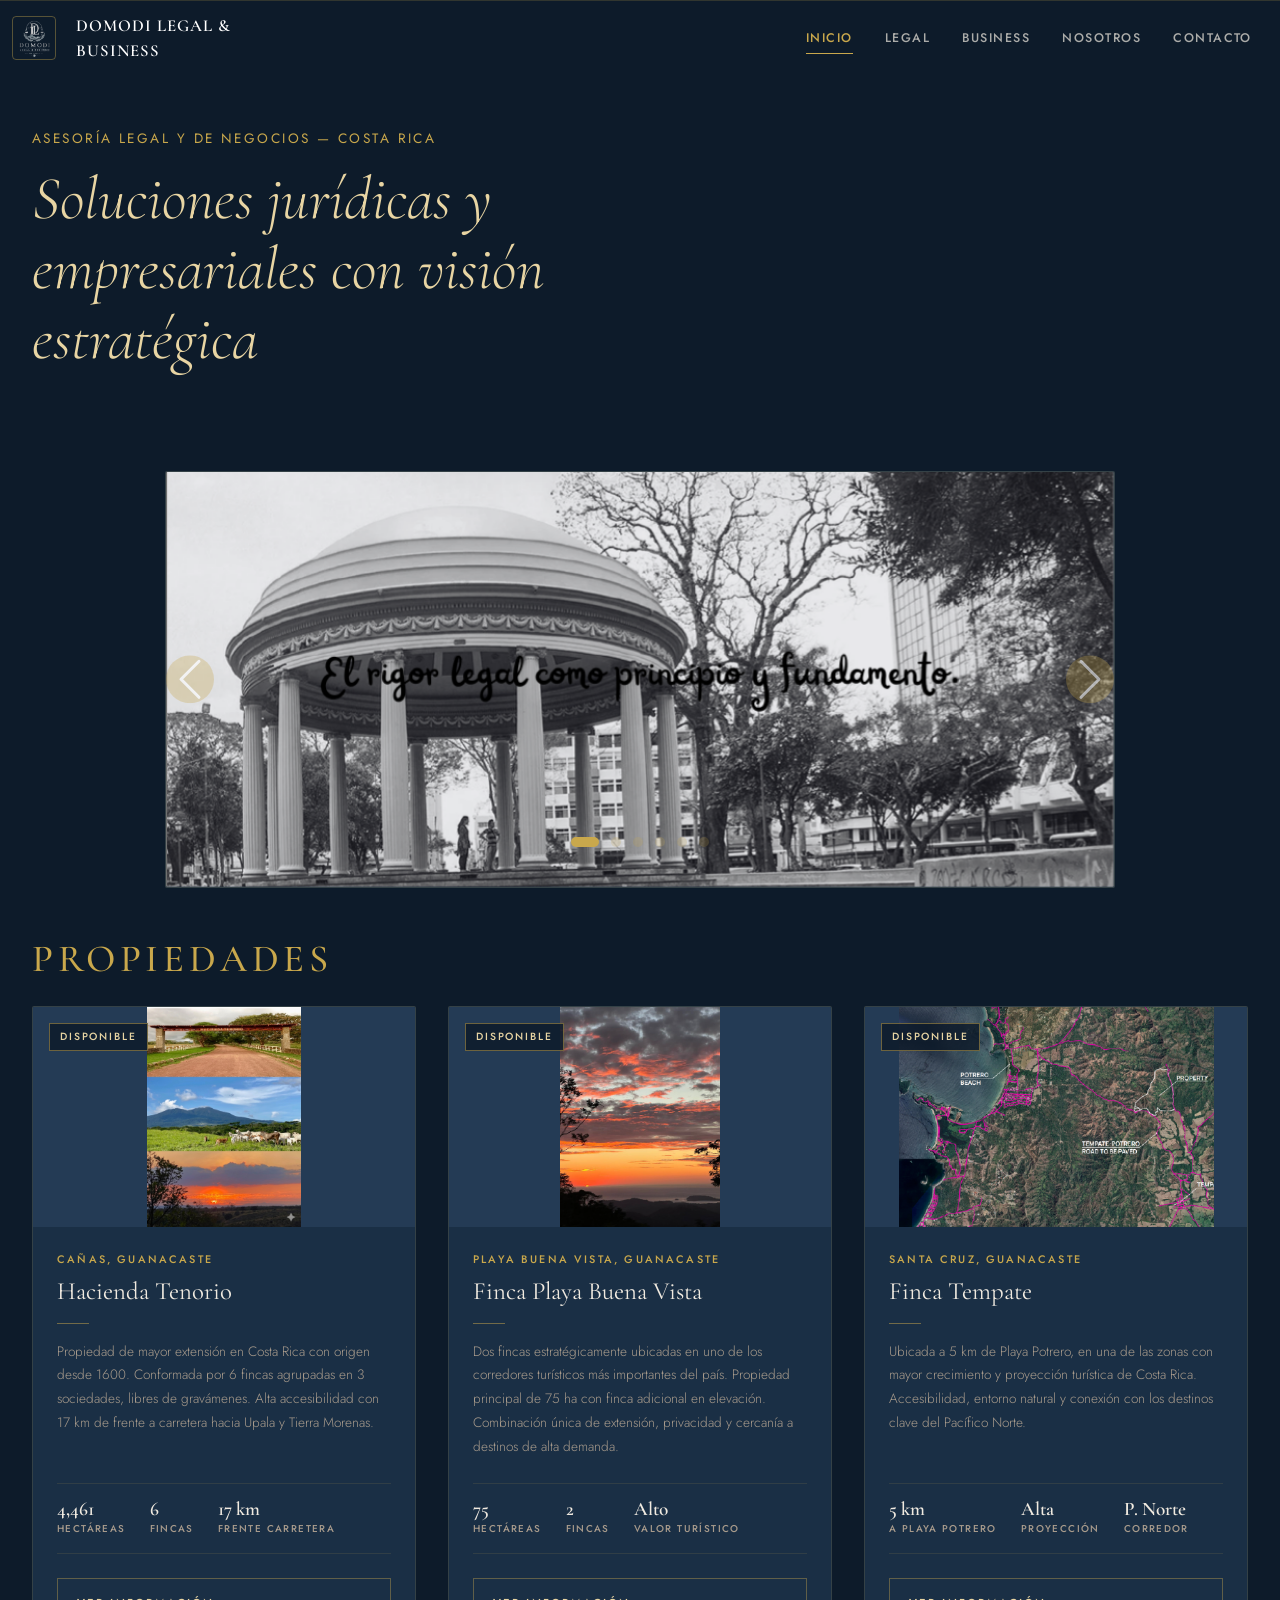
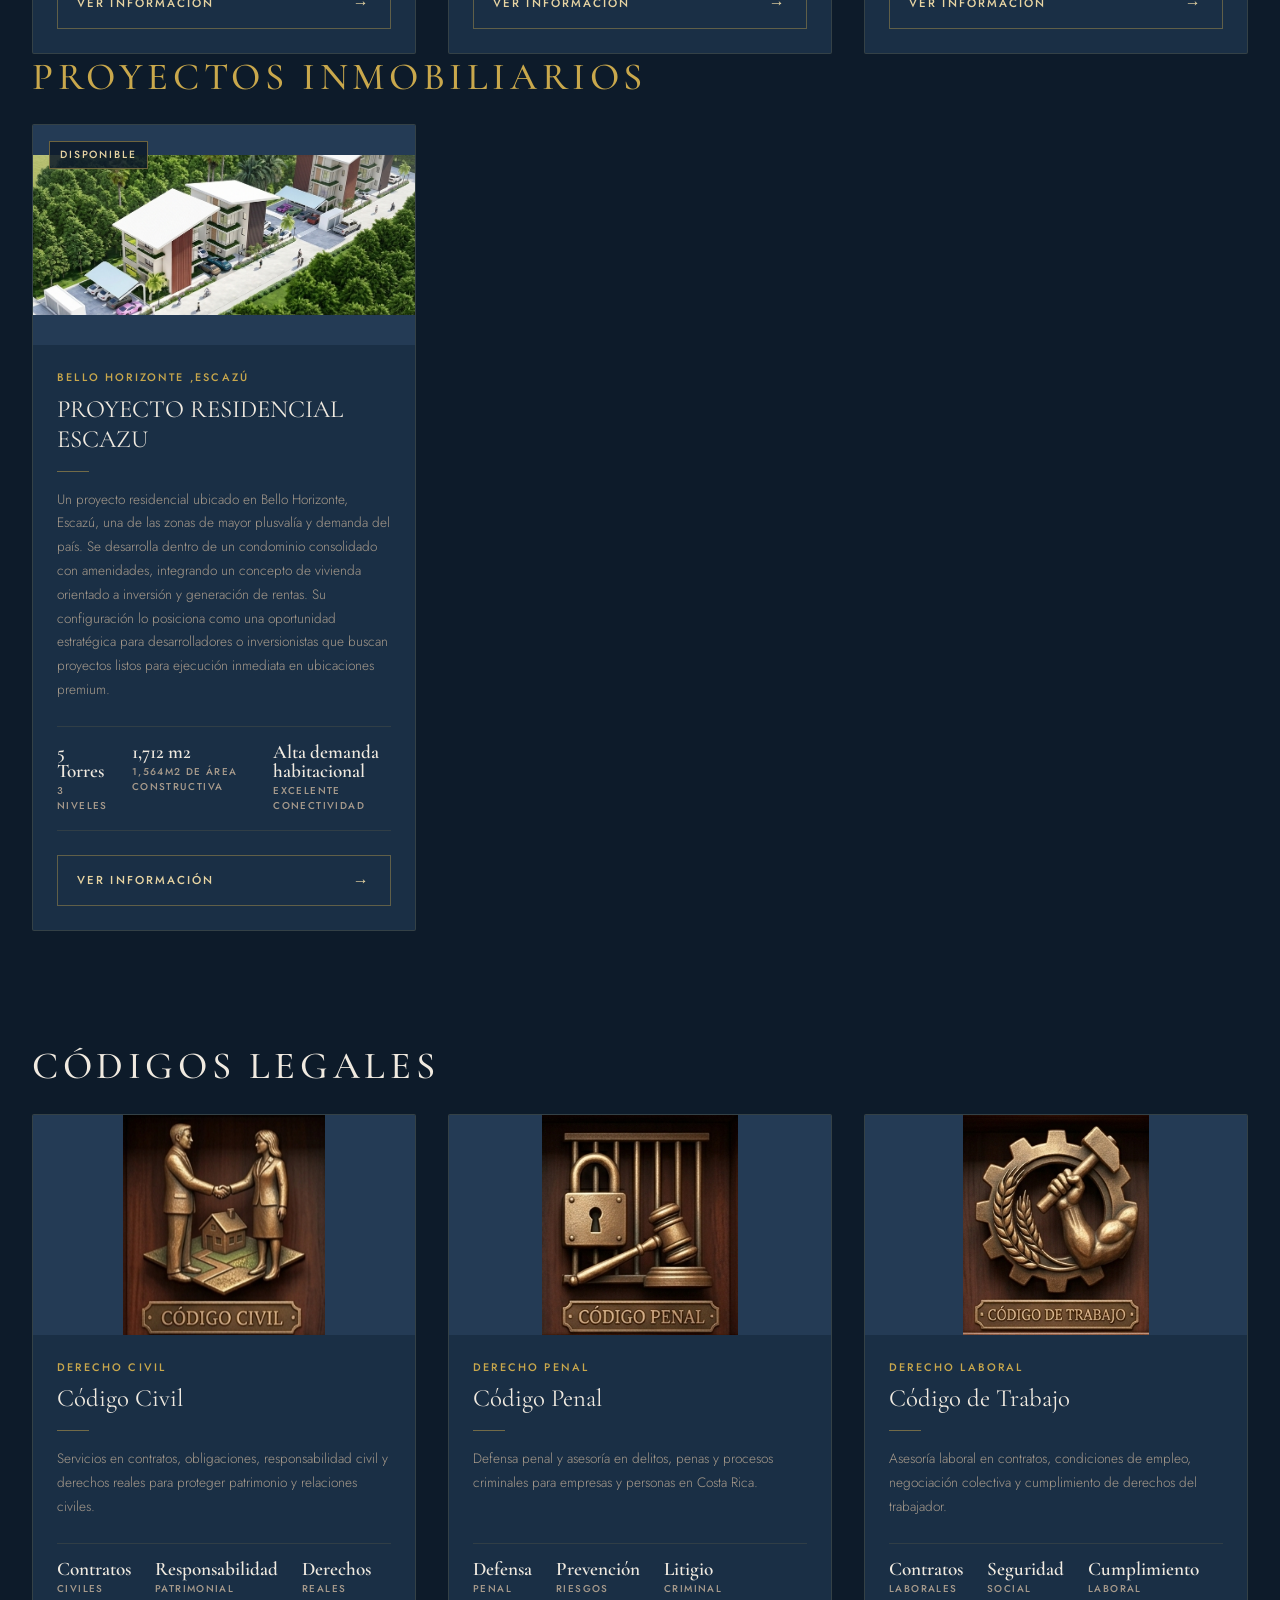
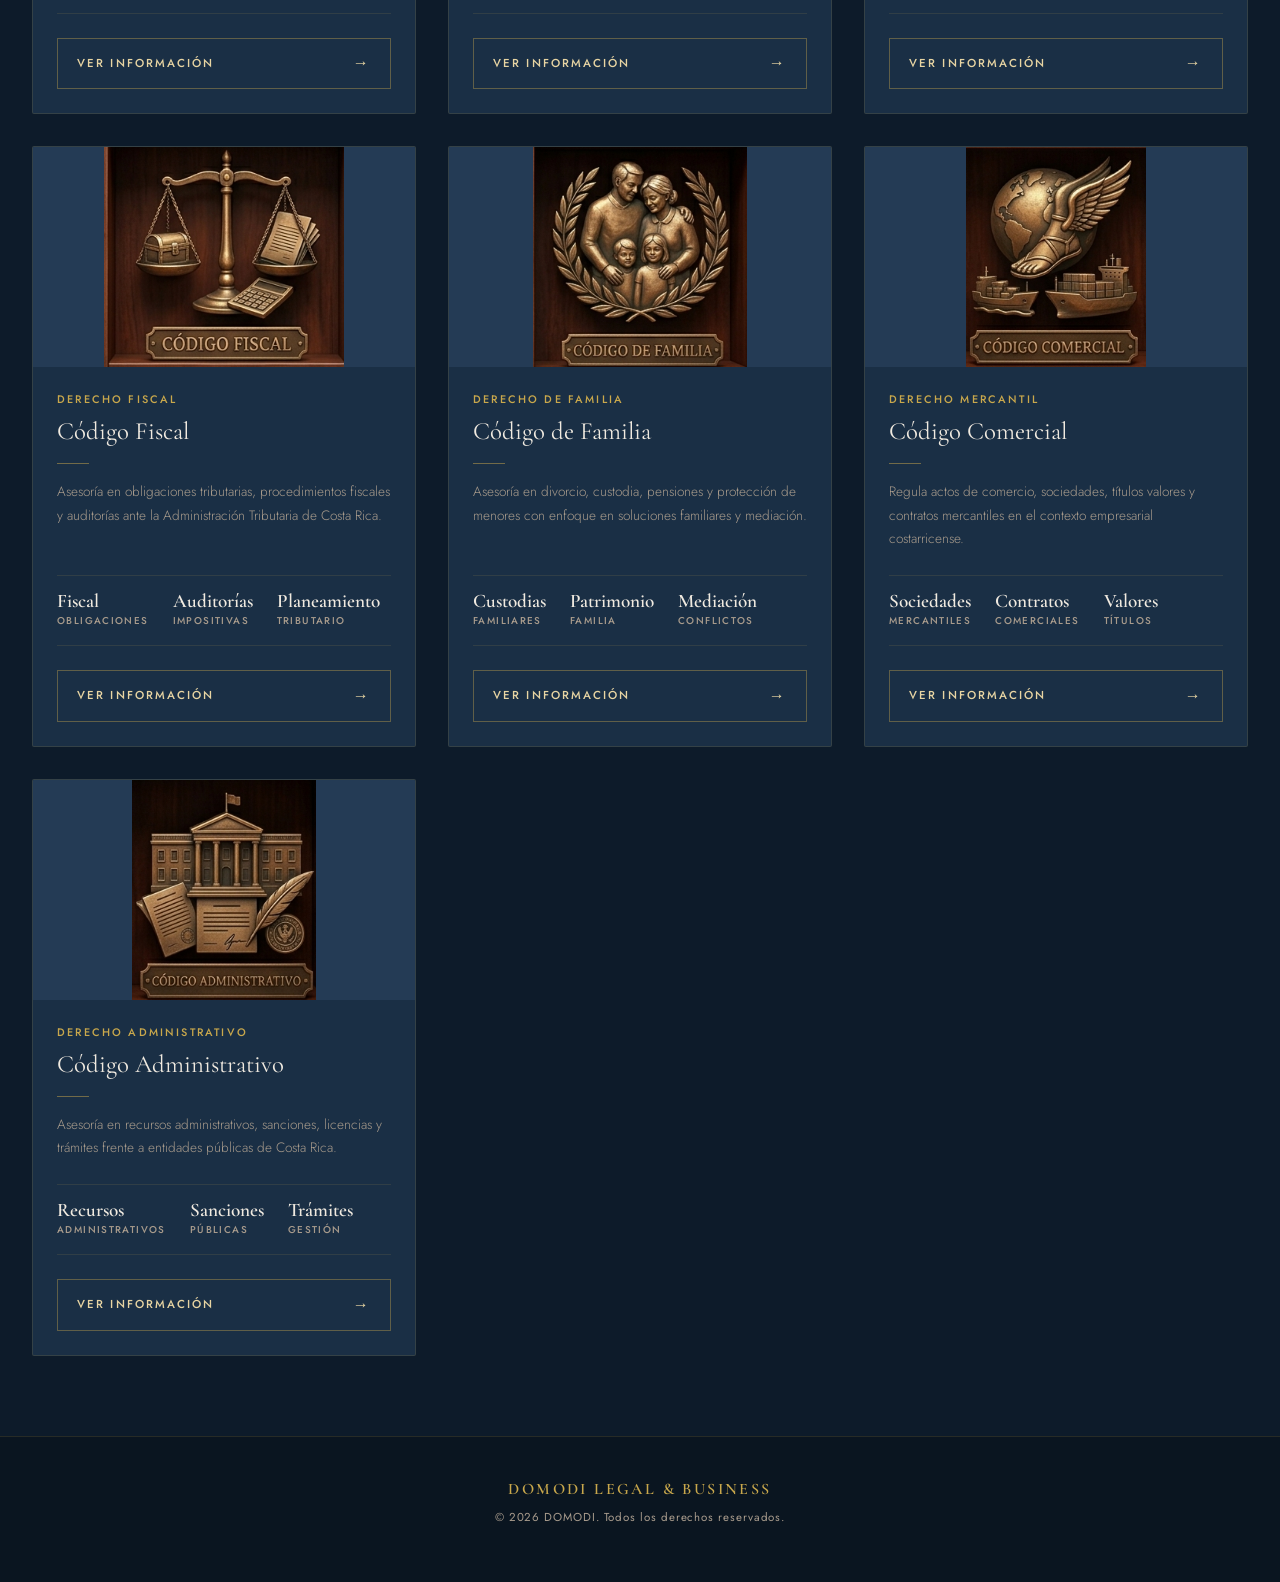
<file: index.html>
<!doctype html>
<html lang="es">
  <head>
    <meta charset="UTF-8" />
    <meta name="viewport" content="width=device-width, initial-scale=1.0" />
    <link rel="icon" type="image/png" href="assets/img/DOMODI.png" />
    <title>DOMODI LEGAL & BUSINESS</title>

    <!-- Bootstrap CSS -->
    <!-- Bootstrap (local) - place files under assets/vendor/bootstrap/ -->
    <link
      href="assets/vendor/bootstrap/css/bootstrap.min.css"
      rel="stylesheet"
    />
    <!-- Bootstrap JS (bundle with Popper) -->
    <script src="assets/vendor/bootstrap/js/bootstrap.bundle.min.js"></script>
    <!-- Custom styles -->
    <link rel="stylesheet" href="./assets/css/styles.css" />
    <!-- Preload critical images to avoid lazy-load intervention -->
    <link rel="preload" as="image" href="assets/img/DOMODI.png" />
    <link rel="preload" as="image" href="assets/img/el-rigor-legal.png" />
  </head>
  <body>
    <header>
      <nav
        class="navbar navbar-expand-md fixed-top"
        aria-label="Main navigation"
      >
        <div
          class="container-fluid d-flex align-items-center justify-content-between"
        >
          <div class="d-flex align-items-center">
            <button
              class="navbar-toggler me-2"
              type="button"
              data-bs-toggle="offcanvas"
              data-bs-target="#offcanvasNavbar"
              aria-controls="offcanvasNavbar"
              aria-label="Toggle navigation"
            >
              <span class="navbar-toggler-icon"></span>
            </button>
            <a class="navbar-brand d-flex align-items-center" href="#">
              <img
                src="assets/img/DOMODI.png"
                fetchpriority="high"
                alt="Logo DOMODI"
                class="logo-principal"
              />
              <span class="brand-text ms-2">DOMODI Legal &amp; Business</span>
            </a>
          </div>

          <!-- Desktop nav (md and up) -->
          <div
            class="d-none d-md-flex collapse navbar-collapse justify-content-end"
            id="navbarSupportedContent"
          >
            <ul class="navbar-nav mb-2 mb-md-0">
              <li class="nav-item">
                <a
                  class="nav-link active"
                  aria-current="page"
                  href="#"
                  data-section="inicio"
                  >Inicio</a
                >
              </li>
              <li class="nav-item">
                <a class="nav-link" href="#" data-section="legal">Legal</a>
              </li>
              <li class="nav-item">
                <a class="nav-link" href="#" data-section="business"
                  >Business</a
                >
              </li>
              <li class="nav-item">
                <a class="nav-link" href="#" data-section="nosotros"
                  >Nosotros</a
                >
              </li>
              <li class="nav-item">
                <a class="nav-link" href="#" data-section="contacto"
                  >Contacto</a
                >
              </li>
            </ul>
          </div>

          <!-- Offcanvas for small screens (from left) -->
          <div
            class="offcanvas offcanvas-start d-md-none"
            tabindex="-1"
            id="offcanvasNavbar"
            aria-labelledby="offcanvasNavbarLabel"
          >
            <div class="offcanvas-header">
              <h5 class="offcanvas-title" id="offcanvasNavbarLabel">Menú</h5>
              <button
                type="button"
                class="btn-close text-reset"
                data-bs-dismiss="offcanvas"
                aria-label="Close"
              ></button>
            </div>
            <div class="offcanvas-body">
              <ul class="navbar-nav justify-content-start flex-grow-1 pe-3">
                <li class="nav-item">
                  <a
                    class="nav-link active"
                    aria-current="page"
                    href="#"
                    data-section="inicio"
                    >Inicio</a
                  >
                </li>
                <li class="nav-item">
                  <a class="nav-link" href="#" data-section="legal">Legal</a>
                </li>
                <li class="nav-item">
                  <a class="nav-link" href="#" data-section="business"
                    >Business</a
                  >
                </li>
                <li class="nav-item">
                  <a class="nav-link" href="#" data-section="nosotros"
                    >Nosotros</a
                  >
                </li>
                <li class="nav-item">
                  <a class="nav-link" href="#" data-section="contacto"
                    >Contacto</a
                  >
                </li>
              </ul>
            </div>
          </div>
        </div>
      </nav>
    </header>

    <main>
      <!-- Hero -->
      <section id="hero-strip" class="hero-strip">
        <p class="hero-eyebrow">Asesoría legal y de negocios — Costa Rica</p>
        <h1 class="hero-title">
          <em>Soluciones jurídicas y empresariales con visión estratégica</em>
        </h1>
        <div class="hero-divider"></div>
      </section>

      <!-- Nosotros -->
      <section class="about-section" id="section-nosotros" hidden>
        <div class="about-inner">
          <div class="about-logo-wrap">
            <img
              src="assets/img/DOMODI.png"
              fetchpriority="high"
              alt="Logo DOMODI"
              class="about-logo"
            />
          </div>
          <div class="about-copy">
            <h2 class="about-heading">DOMODI LEGAL & BUSINESS</h2>
            <p>
              DOMODI LEGAL & BUSINESS es una firma integral orientada a la
              asesoría jurídica, estructuración empresarial y desarrollo
              inmobiliario, con base en Costa Rica y proyección internacional.
              Su enfoque combina el rigor legal con la visión estratégica de
              negocios, permitiendo a sus clientes desarrollar proyectos con
              seguridad y eficiencia.
            </p>
            <h3 class="about-subtitle">Nuestra Visión</h3>
            <p>
              Ser una firma líder en Costa Rica y referente en la región en la
              integración de servicios jurídicos, estructuración empresarial y
              desarrollo de proyectos, reconocida por su capacidad de convertir
              el conocimiento legal en soluciones estratégicas que impulsen
              inversiones, generen valor y faciliten el crecimiento sostenible
              de nuestros clientes en entornos nacionales e internacionales.
            </p>
          </div>
        </div>
      </section>

      <!-- Carrusel de Imágenes -->
      <section class="carousel-section">
        <div
          id="carouselPrincipal"
          class="carousel slide"
          data-bs-ride="carousel"
        >
          <div class="carousel-indicators">
            <button
              type="button"
              data-bs-target="#carouselPrincipal"
              data-bs-slide-to="0"
              class="active"
              aria-current="true"
              aria-label="Slide 1"
            ></button>
            <button
              type="button"
              data-bs-target="#carouselPrincipal"
              data-bs-slide-to="1"
              aria-label="Slide 2"
            ></button>
            <button
              type="button"
              data-bs-target="#carouselPrincipal"
              data-bs-slide-to="2"
              aria-label="Slide 3"
            ></button>
            <button
              type="button"
              data-bs-target="#carouselPrincipal"
              data-bs-slide-to="3"
              aria-label="Slide 4"
            ></button>
            <button
              type="button"
              data-bs-target="#carouselPrincipal"
              data-bs-slide-to="4"
              aria-label="Slide 5"
            ></button>
            <button
              type="button"
              data-bs-target="#carouselPrincipal"
              data-bs-slide-to="5"
              aria-label="Slide 6"
            ></button>
          </div>
          <div class="carousel-inner">
            <div class="carousel-item active">
              <img
                src="assets/img/el-rigor-legal.png"
                fetchpriority="high"
                class="d-block w-100"
                alt="El Rigor Legal Como Principio Y Fundamento"
              />
            </div>
            <div class="carousel-item">
              <img
                src="assets/img/hacienda-tenorio.png"
                class="d-block w-100"
                alt="Hacienda Tenorio"
              />
            </div>
            <div class="carousel-item">
              <img
                src="assets/img/vision-estrategica-global.png"
                class="d-block w-100"
                alt="Visión Estratégica"
              />
            </div>
            <div class="carousel-item">
              <img
                src="assets/img/proyecto-residencial-escazu.png"
                class="d-block w-100"
                alt="Proyecto Residencial Escazú"
              />
            </div>
            <div class="carousel-item">
              <img
                src="assets/img/proyecto-santawa-manuel-antonio.png"
                class="d-block w-100"
                alt="Proyecto Santawa Manuel Antonio"
              />
            </div>
            <div class="carousel-item">
              <img
                src="assets/img/serena-condos-playas-del-coco.png"
                class="d-block w-100"
                alt="Serena Condos Playas del Coco"
              />
            </div>
          </div>
          <button
            class="carousel-control-prev"
            type="button"
            data-bs-target="#carouselPrincipal"
            data-bs-slide="prev"
          >
            <span class="carousel-control-prev-icon" aria-hidden="true"></span>
            <span class="visually-hidden">Anterior</span>
          </button>
          <button
            class="carousel-control-next"
            type="button"
            data-bs-target="#carouselPrincipal"
            data-bs-slide="next"
          >
            <span class="carousel-control-next-icon" aria-hidden="true"></span>
            <span class="visually-hidden">Siguiente</span>
          </button>
        </div>
      </section>

      <!-- Property cards -->
      <section class="properties-section" id="section-business">
        <h2>PROPIEDADES</h2>
        <div class="properties-grid">
          <!-- Card 1: Hacienda Tenorio -->
          <div
            class="property-card"
            data-property-id="hacienda-tenorio"
            data-title="Hacienda Tenorio"
            data-price="$12,500,000"
            data-availability="available"
            data-contact="info@domodi.com | +506 2100-0000"
          >
            <div class="card-image-wrap">
              <img
                src="assets/img/hacienda-tenorio.png"
                alt="Hacienda Tenorio, Cañas, Guanacaste"
                class="img-fluid"
              />
              <span class="card-badge">Disponible</span>
            </div>
            <div class="card-body">
              <p class="card-location">Cañas, Guanacaste</p>
              <h3 class="card-title">Hacienda Tenorio</h3>
              <div class="card-divider"></div>
              <p class="card-description">
                Propiedad de mayor extensión en Costa Rica con origen desde
                1600. Conformada por 6 fincas agrupadas en 3 sociedades, libres
                de gravámenes. Alta accesibilidad con 17 km de frente a
                carretera hacia Upala y Tierra Morenas.
              </p>
              <div class="card-stats">
                <div class="stat">
                  <span class="stat-value">4,461</span>
                  <span class="stat-label">Hectáreas</span>
                </div>
                <div class="stat">
                  <span class="stat-value">6</span>
                  <span class="stat-label">Fincas</span>
                </div>
                <div class="stat">
                  <span class="stat-value">17 km</span>
                  <span class="stat-label">Frente carretera</span>
                </div>
              </div>
              <button class="botoninfo">
                Ver información <span class="arrow">→</span>
              </button>
            </div>
          </div>

          <!-- Card 2: Finca Playa Buena Vista -->
          <div
            class="property-card"
            data-property-id="finca-playa-buena-vista"
            data-title="Finca Playa Buena Vista"
            data-price="$3,850,000"
            data-availability="available"
            data-contact="info@domodi.com | +506 2100-0000"
          >
            <div class="card-image-wrap">
              <img
                src="assets/img/finca-playa-buena-vista.png"
                alt="Finca Playa Buena Vista, Guanacaste"
                class="img-fluid"
              />
              <span class="card-badge">Disponible</span>
            </div>
            <div class="card-body">
              <p class="card-location">Playa Buena Vista, Guanacaste</p>
              <h3 class="card-title">Finca Playa Buena Vista</h3>
              <div class="card-divider"></div>
              <p class="card-description">
                Dos fincas estratégicamente ubicadas en uno de los corredores
                turísticos más importantes del país. Propiedad principal de 75
                ha con finca adicional en elevación. Combinación única de
                extensión, privacidad y cercanía a destinos de alta demanda.
              </p>
              <div class="card-stats">
                <div class="stat">
                  <span class="stat-value">75</span>
                  <span class="stat-label">Hectáreas</span>
                </div>
                <div class="stat">
                  <span class="stat-value">2</span>
                  <span class="stat-label">Fincas</span>
                </div>
                <div class="stat">
                  <span class="stat-value">Alto</span>
                  <span class="stat-label">Valor turístico</span>
                </div>
              </div>
              <button class="botoninfo">
                Ver información <span class="arrow">→</span>
              </button>
            </div>
          </div>

          <!-- Card 3: Finca Tempate -->
          <div
            class="property-card"
            data-property-id="finca-tempate"
            data-title="Finca Tempate"
            data-price="$2,150,000"
            data-availability="available"
            data-contact="info@domodi.com | +506 2100-0000"
          >
            <div class="card-image-wrap">
              <img
                src="assets/img/finca-tempate.png"
                alt="Finca Tempate, Santa Cruz, Guanacaste"
                class="img-fluid"
              />
              <span class="card-badge">Disponible</span>
            </div>
            <div class="card-body">
              <p class="card-location">Santa Cruz, Guanacaste</p>
              <h3 class="card-title">Finca Tempate</h3>
              <div class="card-divider"></div>
              <p class="card-description">
                Ubicada a 5 km de Playa Potrero, en una de las zonas con mayor
                crecimiento y proyección turística de Costa Rica. Accesibilidad,
                entorno natural y conexión con los destinos clave del Pacífico
                Norte.
              </p>
              <div class="card-stats">
                <div class="stat">
                  <span class="stat-value">5 km</span>
                  <span class="stat-label">A Playa Potrero</span>
                </div>
                <div class="stat">
                  <span class="stat-value">Alta</span>
                  <span class="stat-label">Proyección</span>
                </div>
                <div class="stat">
                  <span class="stat-value">P. Norte</span>
                  <span class="stat-label">Corredor</span>
                </div>
              </div>
              <button class="botoninfo">
                Ver información <span class="arrow">→</span>
              </button>
            </div>
          </div>
        </div>

        <h2>PROYECTOS INMOBILIARIOS</h2>
        <div class="properties-grid">
          <div
            class="property-card"
            data-property-id="proyecto-escazu"
            data-title="PROYECTO RESIDENCIAL ESCAZU"
            data-price="$4,500,000"
            data-availability="available"
            data-contact="info@domodi.com | +506 2100-0000"
          >
            <div class="card-image-wrap">
              <img
                src="assets/img/proyecto-residencial-escazu.png"
                alt="Proyecto Residencial Escazú"
                class="img-fluid"
              />
              <span class="card-badge">Disponible</span>
            </div>
            <div class="card-body">
              <p class="card-location">Bello Horizonte ,Escazú</p>
              <h3 class="card-title">PROYECTO RESIDENCIAL ESCAZU</h3>
              <div class="card-divider"></div>
              <p class="card-description">
                Un proyecto residencial ubicado en Bello Horizonte, Escazú, una
                de las zonas de mayor plusvalía y demanda del país. Se
                desarrolla dentro de un condominio consolidado con amenidades,
                integrando un concepto de vivienda orientado a inversión y
                generación de rentas. Su configuración lo posiciona como una
                oportunidad estratégica para desarrolladores o inversionistas
                que buscan proyectos listos para ejecución inmediata en
                ubicaciones premium.
              </p>
              <div class="card-stats">
                <div class="stat">
                  <span class="stat-value">5 Torres</span>
                  <span class="stat-label">3 Niveles </span>
                </div>
                <div class="stat">
                  <span class="stat-value">1,712 m2</span>
                  <span class="stat-label">1,564m2 de área constructiva</span>
                </div>
                <div class="stat">
                  <span class="stat-value">Alta demanda habitacional</span>
                  <span class="stat-label">excelente conectividad</span>
                </div>
              </div>
              <button class="botoninfo">
                Ver información <span class="arrow">→</span>
              </button>
            </div>
          </div>
        </div>
      </section>

      <section
        class="properties-section section-legal"
        id="section-legal"
        hidden
      >
        <h2>Códigos Legales</h2>
        <div class="properties-grid">
          <div
            class="property-card"
            data-property-id="codigo-civil"
            data-title="Código Civil"
            data-price=""
            data-availability=""
            data-contact="legal@domodi.com"
          >
            <div class="card-image-wrap">
              <img src="assets/img/CODIGO CIVIL.png" alt="Código Civil" />
            </div>
            <div class="card-body">
              <p class="card-location">Derecho Civil</p>
              <h3 class="card-title">Código Civil</h3>
              <div class="card-divider"></div>
              <p class="card-description">
                Servicios en contratos, obligaciones, responsabilidad civil y
                derechos reales para proteger patrimonio y relaciones civiles.
              </p>
              <div class="card-stats">
                <div class="stat">
                  <span class="stat-value">Contratos</span>
                  <span class="stat-label">Civiles</span>
                </div>
                <div class="stat">
                  <span class="stat-value">Responsabilidad</span>
                  <span class="stat-label">Patrimonial</span>
                </div>
                <div class="stat">
                  <span class="stat-value">Derechos</span>
                  <span class="stat-label">Reales</span>
                </div>
              </div>
              <button class="botoninfo">
                Ver información <span class="arrow">→</span>
              </button>
            </div>
          </div>

          <div
            class="property-card"
            data-property-id="codigo-penal"
            data-title="Código Penal"
            data-price=""
            data-availability=""
            data-contact="legal@domodi.com"
          >
            <div class="card-image-wrap">
              <img src="assets/img/CODIGO PENAL .png" alt="Código Penal" />
            </div>
            <div class="card-body">
              <p class="card-location">Derecho Penal</p>
              <h3 class="card-title">Código Penal</h3>
              <div class="card-divider"></div>
              <p class="card-description">
                Defensa penal y asesoría en delitos, penas y procesos criminales
                para empresas y personas en Costa Rica.
              </p>
              <div class="card-stats">
                <div class="stat">
                  <span class="stat-value">Defensa</span>
                  <span class="stat-label">Penal</span>
                </div>
                <div class="stat">
                  <span class="stat-value">Prevención</span>
                  <span class="stat-label">Riesgos</span>
                </div>
                <div class="stat">
                  <span class="stat-value">Litigio</span>
                  <span class="stat-label">Criminal</span>
                </div>
              </div>
              <button class="botoninfo">
                Ver información <span class="arrow">→</span>
              </button>
            </div>
          </div>

          <div
            class="property-card"
            data-property-id="codigo-trabajo"
            data-title="Código de Trabajo"
            data-price=""
            data-availability=""
            data-contact="legal@domodi.com"
          >
            <div class="card-image-wrap">
              <img
                src="assets/img/CODIGO DE TRABAJO.png"
                alt="Código de Trabajo"
              />
            </div>
            <div class="card-body">
              <p class="card-location">Derecho Laboral</p>
              <h3 class="card-title">Código de Trabajo</h3>
              <div class="card-divider"></div>
              <p class="card-description">
                Asesoría laboral en contratos, condiciones de empleo,
                negociación colectiva y cumplimiento de derechos del trabajador.
              </p>
              <div class="card-stats">
                <div class="stat">
                  <span class="stat-value">Contratos</span>
                  <span class="stat-label">Laborales</span>
                </div>
                <div class="stat">
                  <span class="stat-value">Seguridad</span>
                  <span class="stat-label">Social</span>
                </div>
                <div class="stat">
                  <span class="stat-value">Cumplimiento</span>
                  <span class="stat-label">Laboral</span>
                </div>
              </div>
              <button class="botoninfo">
                Ver información <span class="arrow">→</span>
              </button>
            </div>
          </div>

          <div
            class="property-card"
            data-property-id="codigo-fiscal"
            data-title="Código Fiscal"
            data-price=""
            data-availability=""
            data-contact="legal@domodi.com"
          >
            <div class="card-image-wrap">
              <img src="assets/img/CODIGO FISCAL.png" alt="Código Fiscal" />
            </div>
            <div class="card-body">
              <p class="card-location">Derecho Fiscal</p>
              <h3 class="card-title">Código Fiscal</h3>
              <div class="card-divider"></div>
              <p class="card-description">
                Asesoría en obligaciones tributarias, procedimientos fiscales y
                auditorías ante la Administración Tributaria de Costa Rica.
              </p>
              <div class="card-stats">
                <div class="stat">
                  <span class="stat-value">Fiscal</span>
                  <span class="stat-label">Obligaciones</span>
                </div>
                <div class="stat">
                  <span class="stat-value">Auditorías</span>
                  <span class="stat-label">Impositivas</span>
                </div>
                <div class="stat">
                  <span class="stat-value">Planeamiento</span>
                  <span class="stat-label">Tributario</span>
                </div>
              </div>
              <button class="botoninfo">
                Ver información <span class="arrow">→</span>
              </button>
            </div>
          </div>

          <div
            class="property-card"
            data-property-id="codigo-familia"
            data-title="Código de Familia"
            data-price=""
            data-availability=""
            data-contact="legal@domodi.com"
          >
            <div class="card-image-wrap">
              <img
                src="assets/img/CODIGO DE FAMILIA .png"
                alt="Código de Familia"
              />
            </div>
            <div class="card-body">
              <p class="card-location">Derecho de Familia</p>
              <h3 class="card-title">Código de Familia</h3>
              <div class="card-divider"></div>
              <p class="card-description">
                Asesoría en divorcio, custodia, pensiones y protección de
                menores con enfoque en soluciones familiares y mediación.
              </p>
              <div class="card-stats">
                <div class="stat">
                  <span class="stat-value">Custodias</span>
                  <span class="stat-label">Familiares</span>
                </div>
                <div class="stat">
                  <span class="stat-value">Patrimonio</span>
                  <span class="stat-label">Familia</span>
                </div>
                <div class="stat">
                  <span class="stat-value">Mediación</span>
                  <span class="stat-label">Conflictos</span>
                </div>
              </div>
              <button class="botoninfo">
                Ver información <span class="arrow">→</span>
              </button>
            </div>
          </div>
          <div
            class="property-card"
            data-property-id="codigo-comercial"
            data-title="Código Comercial"
            data-price=""
            data-availability=""
            data-contact="legal@domodi.com"
          >
            <div class="card-image-wrap">
              <img
                src="assets/img/CODIGO COMERCIAL .png"
                alt="Código Comercial"
              />
            </div>
            <div class="card-body">
              <p class="card-location">Derecho Mercantil</p>
              <h3 class="card-title">Código Comercial</h3>
              <div class="card-divider"></div>
              <p class="card-description">
                Regula actos de comercio, sociedades, títulos valores y
                contratos mercantiles en el contexto empresarial costarricense.
              </p>
              <div class="card-stats">
                <div class="stat">
                  <span class="stat-value">Sociedades</span>
                  <span class="stat-label">Mercantiles</span>
                </div>
                <div class="stat">
                  <span class="stat-value">Contratos</span>
                  <span class="stat-label">Comerciales</span>
                </div>
                <div class="stat">
                  <span class="stat-value">Valores</span>
                  <span class="stat-label">Títulos</span>
                </div>
              </div>
              <button class="botoninfo">
                Ver información <span class="arrow">→</span>
              </button>
            </div>
          </div>

          <div
            class="property-card"
            data-property-id="codigo-administrativo"
            data-title="Código Administrativo"
            data-price=""
            data-availability=""
            data-contact="legal@domodi.com"
          >
            <div class="card-image-wrap">
              <img
                src="assets/img/CODIGO ADMINISTRATIVO .png"
                alt="Código Administrativo"
              />
            </div>
            <div class="card-body">
              <p class="card-location">Derecho Administrativo</p>
              <h3 class="card-title">Código Administrativo</h3>
              <div class="card-divider"></div>
              <p class="card-description">
                Asesoría en recursos administrativos, sanciones, licencias y
                trámites frente a entidades públicas de Costa Rica.
              </p>
              <div class="card-stats">
                <div class="stat">
                  <span class="stat-value">Recursos</span>
                  <span class="stat-label">Administrativos</span>
                </div>
                <div class="stat">
                  <span class="stat-value">Sanciones</span>
                  <span class="stat-label">Públicas</span>
                </div>
                <div class="stat">
                  <span class="stat-value">Trámites</span>
                  <span class="stat-label">Gestión</span>
                </div>
              </div>
              <button class="botoninfo">
                Ver información <span class="arrow">→</span>
              </button>
            </div>
          </div>
        </div>
      </section>

      <section class="contact-section" id="section-contacto" hidden>
        <div class="contact-inner">
          <h2>Contacto</h2>
          <div class="contact-grid">
            <div class="contact-card">
              <p class="contact-role">Atención General</p>
              <h3>Lic. María González</h3>
              <p class="contact-details">
                +506 8888-0001<br />
                maria.gonzalez@domodi.cr
              </p>
              <p class="contact-position">Directora de Atención al Cliente</p>
            </div>
            <div class="contact-card">
              <p class="contact-role">Atención Jurídica</p>
              <h3>Abg. Carlos Rivera</h3>
              <p class="contact-details">
                +506 8888-0002<br />
                carlos.rivera@domodi.cr
              </p>
              <p class="contact-position">Coordinador Legal</p>
            </div>
          </div>
          <div class="contact-extra">
            <p>
              Correo general: <a href="mailto:info@domodi.cr">info@domodi.cr</a>
            </p>
            <p>Dirección: Avenida Central, San José, Costa Rica</p>
          </div>
        </div>
      </section>
    </main>

    <footer>
      <p class="footer-logo">DOMODI Legal &amp; Business</p>
      <p class="footer-copy">© 2026 DOMODI. Todos los derechos reservados.</p>
    </footer>

    <script src="./assets/js/app.js"></script>
  </body>
</html>
</file>
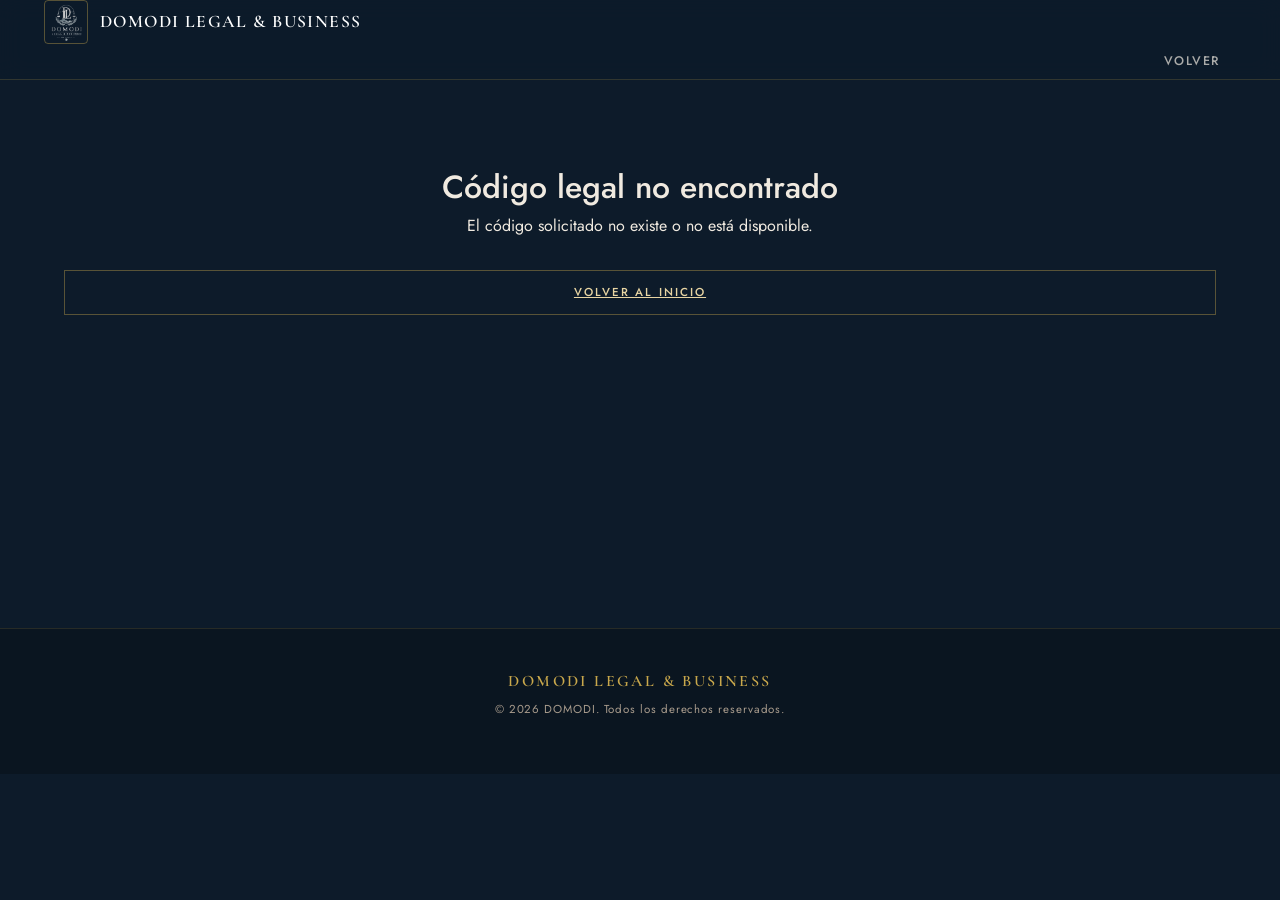
<file: legal-detail.html>
<!doctype html>
<html lang="es">
  <head>
    <meta charset="UTF-8" />
    <meta name="viewport" content="width=device-width, initial-scale=1.0" />
    <link rel="icon" type="image/png" href="assets/img/DOMODI.png" />
    <title>Detalle Legal - DOMODI LEGAL & BUSINESS</title>

    <link
      href="https://cdn.jsdelivr.net/npm/bootstrap@5.3.3/dist/css/bootstrap.min.css"
      rel="stylesheet"
    />
    <script src="https://cdn.jsdelivr.net/npm/bootstrap@5.3.3/dist/js/bootstrap.bundle.min.js"></script>
    <link rel="stylesheet" href="./assets/css/styles.css" />
  </head>
  <body>
    <header>
      <nav>
        <div class="container-fluid">
          <div class="row align-items-center">
            <div class="col-6 col-md-4">
              <a href="index.html" class="navbar-brand">
                <img
                  src="assets/img/DOMODI.png"
                  alt="Logo DOMODI"
                  class="logo-principal"
                />
                DOMODI Legal &amp; Business
              </a>
            </div>
              <div class="nav-menu" id="mainNav">
                <ul class="nav justify-content-end">
                  <li class="nav-item">
                    <a class="nav-link" href="index.html" data-section="inicio"
                      >Volver</a
                    >
                  </li>
                </ul>
              </div>
            </div>
          </div>
        </div>
      </nav>
    </header>

    <main class="property-detail-main">
      <section class="property-detail-section">
        <div class="container-fluid property-detail-container">
          <div class="back-button-wrap">
            <a href="index.html" class="btn-volver">← Volver</a>
          </div>

          <div class="row">
            <div class="col-md-6 mb-4 mb-md-0">
              <div class="detail-image-wrap">
                <img
                  id="detailImage"
                  src=""
                  alt="Imagen del código legal"
                  class="detail-image"
                />
              </div>
            </div>

            <div class="col-md-6">
              <div class="detail-content">
                <p class="detail-location" id="detailLocation"></p>
                <h1 class="detail-title" id="detailTitle"></h1>
                <div class="detail-divider"></div>

                <div class="detail-info-group">
                  <span class="detail-label">OBJETIVO</span>
                  <p class="detail-description" id="detailDescription"></p>
                </div>

                <div class="detail-info-group">
                  <span class="detail-label">ENLACE OFICIAL</span>
                  <div class="detail-links" id="detailLinks"></div>
                </div>

                <div class="detail-stats" id="detailStats"></div>

                <div class="detail-contact-box">
                  <span class="detail-label">CONTACTO</span>
                  <p class="detail-contact" id="detailContact"></p>
                  <button class="btn-contact">Enviar Consulta</button>
                </div>
              </div>
            </div>
          </div>
        </div>
      </section>
    </main>

    <footer>
      <p class="footer-logo">DOMODI Legal &amp; Business</p>
      <p class="footer-copy">© 2026 DOMODI. Todos los derechos reservados.</p>
    </footer>

    <script src="./assets/js/legal-detail.js"></script>
  </body>
</html>
</file>
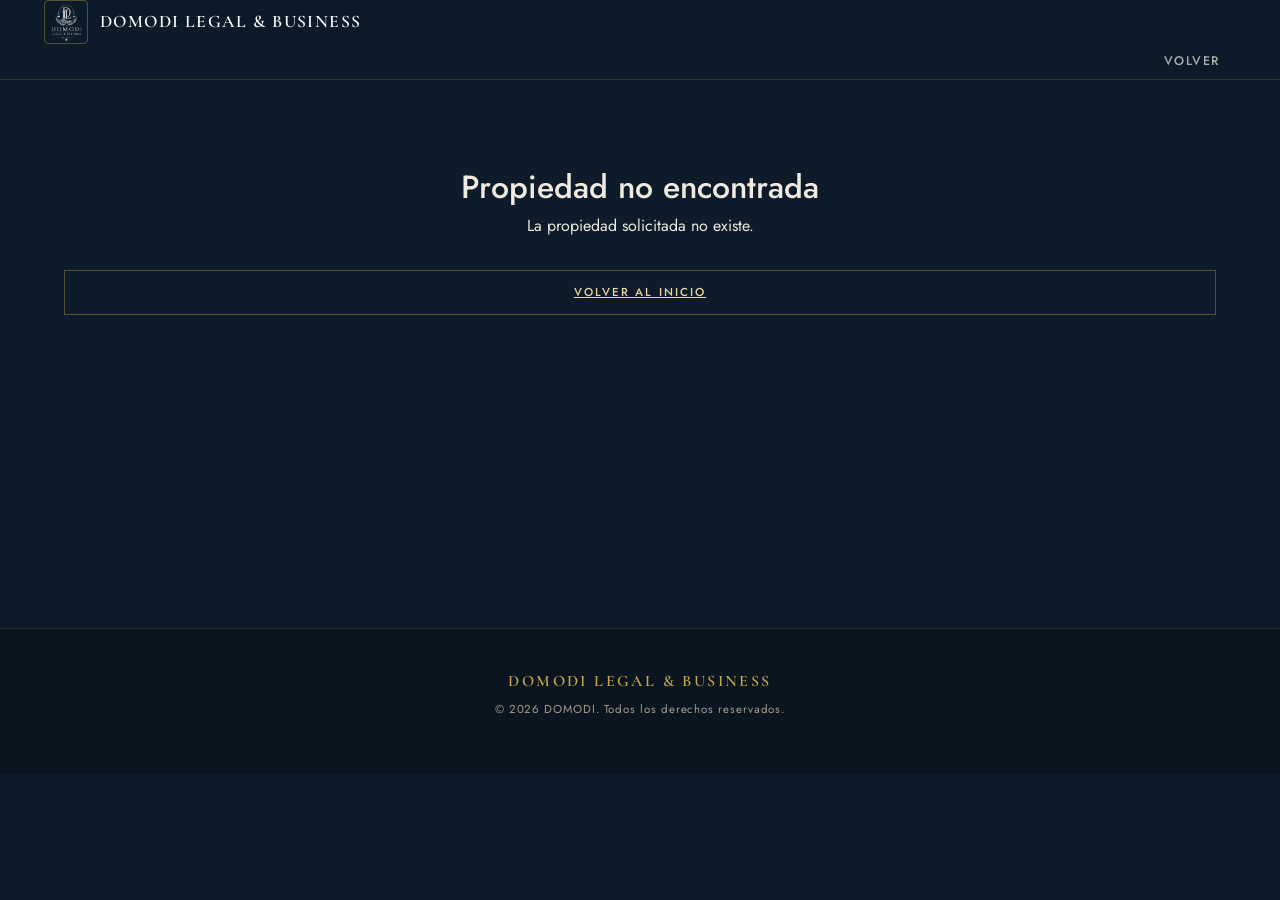
<file: property-detail.html>
<!doctype html>
<html lang="es">
  <head>
    <meta charset="UTF-8" />
    <meta name="viewport" content="width=device-width, initial-scale=1.0" />
    <link rel="icon" type="image/png" href="assets/img/DOMODI.png" />
    <title>Detalle de Propiedad - DOMODI LEGAL & BUSINESS</title>

    <!-- Bootstrap CSS -->
    <link
      href="https://cdn.jsdelivr.net/npm/bootstrap@5.3.3/dist/css/bootstrap.min.css"
      rel="stylesheet"
    />
    <!-- Bootstrap JS -->
    <script src="https://cdn.jsdelivr.net/npm/bootstrap@5.3.3/dist/js/bootstrap.bundle.min.js"></script>
    <!-- Custom styles -->
    <link rel="stylesheet" href="./assets/css/styles.css" />
  </head>
  <body>
    <header>
      <nav>
        <div class="container-fluid">
          <div class="row align-items-center">
            <div class="col-6 col-md-4">
              <a href="index.html" class="navbar-brand">
                <img
                  src="assets/img/DOMODI.png"
                  alt="Logo DOMODI"
                  class="logo-principal"
                />
                DOMODI Legal &amp; Business
              </a>
            </div>
              <div class="nav-menu" id="mainNav">
                <ul class="nav justify-content-end">
                  <li class="nav-item">
                    <a class="nav-link" href="index.html" data-section="inicio"
                      >Volver</a
                    >
                  </li>
                </ul>
              </div>
            </div>
          </div>
        </div>
      </nav>
    </header>

    <main class="property-detail-main">
      <!-- Detalle de Propiedad -->
      <section class="property-detail-section">
        <div class="container-fluid property-detail-container">
          <!-- Botón Volver -->
          <div class="back-button-wrap">
            <a href="index.html" class="btn-volver">← Volver</a>
          </div>

          <div class="row">
            <!-- Imagen Principal -->
            <div class="col-md-6 mb-4 mb-md-0">
              <div class="detail-image-wrap">
                <img
                  id="detailImage"
                  src=""
                  alt="Imagen de la propiedad"
                  class="detail-image"
                />
              </div>
            </div>

            <!-- Información Detallada -->
            <div class="col-md-6">
              <div class="detail-content">
                <p class="detail-location" id="detailLocation"></p>
                <h1 class="detail-title" id="detailTitle"></h1>
                <div class="detail-divider"></div>

                <!-- Precio -->
                <div class="detail-info-group">
                  <span class="detail-label">PRECIO</span>
                  <p class="detail-price" id="detailPrice"></p>
                </div>

                <!-- Disponibilidad -->
                <div class="detail-info-group">
                  <span class="detail-label">DISPONIBILIDAD</span>
                  <p class="detail-availability" id="detailAvailability"></p>
                </div>

                <!-- Descripción -->
                <div class="detail-info-group">
                  <span class="detail-label">DESCRIPCIÓN</span>
                  <p class="detail-description" id="detailDescription"></p>
                </div>

                <!-- Estadísticas -->
                <div class="detail-stats" id="detailStats">
                  <!-- Se completa desde JS -->
                </div>

                <!-- Contacto -->
                <div class="detail-contact-box">
                  <span class="detail-label">CONTACTO</span>
                  <p class="detail-contact" id="detailContact"></p>
                  <button class="btn-contact">Enviar Consulta</button>
                </div>
              </div>
            </div>
          </div>
        </div>
      </section>
    </main>

    <footer>
      <p class="footer-logo">DOMODI Legal &amp; Business</p>
      <p class="footer-copy">© 2026 DOMODI. Todos los derechos reservados.</p>
    </footer>

    <script src="./assets/js/property-detail.js"></script>
  </body>
</html>
</file>
<file: assets/css/styles.css>
@import url("https://fonts.googleapis.com/css2?family=Cormorant+Garamond:ital,wght@0,300;0,400;0,600;1,300;1,400&family=Jost:wght@300;400;500;600&display=swap");

:root {
  --gold: #c9a84c;
  --gold-light: #e8d5a3;
  --gold-dark: #8b6914;
  --navy: #0d1b2a;
  --navy-mid: #1a2f45;
  --navy-light: #243b55;
  --cream: #f5f0e8;
  --cream-dark: #e8dfd0;
  --text-light: #f0eae0;
  --text-muted: #a89b8c;
  --white: #ffffff;
  --card-bg: rgba(26, 47, 69, 0.85);
  --header-height: 72px;
}

*,
*::before,
*::after {
  box-sizing: border-box;
  margin: 0;
  padding: 0;
}

html {
  scroll-behavior: smooth;
}
/* removed forced display overrides to respect [hidden] and avoid showing sections everywhere */
.properties-section:not([hidden]) {
  display: block;
}

body {
  font-family: "Jost", sans-serif;
  background-color: var(--navy);
  color: var(--text-light);
  overflow-x: hidden;
}

main {
  padding-top: var(--header-height);
}

/* ── NAV ── */
header {
  position: fixed;
  top: 0;
  left: 0;
  right: 0;
  z-index: 100;
  background: rgba(13, 27, 42, 0.92);
  backdrop-filter: blur(12px);
  border-bottom: 1px solid rgba(201, 168, 76, 0.2);
}

nav {
  padding: 0 2rem;
}

nav .container-fluid {
  max-width: 1400px;
  margin: 0 auto;
}

nav .row {
  min-height: 72px;
}
/* use header variable for consistency */
nav .row {
  min-height: var(--header-height);
}

.navbar-brand {
  display: flex;
  align-items: center;
  gap: 12px;
  color: var(--white) !important;
  text-decoration: none;
  font-family: "Cormorant Garamond", serif;
  font-size: 1.1rem;
  font-weight: 600;
  letter-spacing: 0.08em;
  text-transform: uppercase;
}

.logo-principal {
  width: 44px;
  height: 44px;
  border-radius: 4px;
  object-fit: contain;
  border: 1px solid rgba(201, 168, 76, 0.4);
}

/* smaller logo on very small screens */
@media (max-width: 420px) {
  .logo-principal {
    width: 36px;
    height: 36px;
  }
}

/* Brand text control for very small screens */
.brand-text {
  display: inline-block;
  margin-left: 8px;
  font-family: "Cormorant Garamond", serif;
  font-size: clamp(0.95rem, 2vw, 1.05rem);
  font-weight: 600;
  letter-spacing: 0.06em;
  text-transform: uppercase;
  color: var(--white);
  white-space: normal;
  max-width: 240px;
}

/* keep brand visible on small screens */
@media (max-width: 420px) {
  .brand-text {
    display: inline-block;
    font-size: clamp(0.85rem, 3vw, 0.95rem);
    max-width: 180px;
  }
}

.nav-item a {
  color: rgba(240, 234, 224, 0.7) !important;
  font-size: 0.78rem;
  font-weight: 500;
  letter-spacing: 0.12em;
  text-transform: uppercase;
  padding: 0.5rem 1rem !important;
  transition: color 0.25s ease;
  text-decoration: none;
  position: relative;
}

.nav-item a::after {
  content: "";
  position: absolute;
  bottom: 2px;
  left: 1rem;
  right: 1rem;
  height: 1px;
  background: var(--gold);
  transform: scaleX(0);
  transition: transform 0.25s ease;
}

.nav-item a:hover,
.nav-item a.active {
  color: var(--gold) !important;
}

.nav-item a:hover::after,
.nav-item a.active::after {
  transform: scaleX(1);
}

.nav-actions {
  display: flex;
  justify-content: flex-end;
  align-items: center;
  gap: 1rem;
  position: relative;
}

.sr-only {
  position: absolute !important;
  width: 1px;
  height: 1px;
  padding: 0;
  margin: -1px;
  overflow: hidden;
  clip: rect(0, 0, 0, 0);
  white-space: nowrap;
  border: 0;
}

.nav-toggle {
  display: none;
  padding: 0.55rem;
  border: 1px solid rgba(201, 168, 76, 0.35);
  border-radius: 0.5rem;
  background: rgba(13, 27, 42, 0.95);
  color: var(--gold);
  cursor: pointer;
  transition:
    background 0.25s ease,
    border-color 0.25s ease;
}

.nav-toggle:hover {
  background: rgba(201, 168, 76, 0.1);
}

.nav-toggle .hamburger-bar {
  display: block;
  width: 22px;
  height: 2px;
  background: var(--gold);
  margin: 4px 0;
  transition:
    transform 0.25s ease,
    opacity 0.25s ease;
}

.nav-menu {
  display: flex;
  justify-content: flex-end;
  width: 100%;
}

.nav-menu.open {
  max-height: 420px;
}

/* ── HERO STRIP ── */
.hero-strip {
  padding: 3.5rem 2rem 2rem;
  max-width: 1400px;
  margin-left: auto;
  margin-right: auto;
}

.hero-eyebrow {
  display: block;
  font-size: 0.85rem;
  letter-spacing: 0.18em;
  text-transform: uppercase;
  color: var(--gold);
  margin-bottom: 1rem;
}

.about-section {
  padding: 5rem 2rem 3rem;
  max-width: 1100px;
  margin: 0 auto;
  color: var(--text-light);
}

.about-inner {
  display: grid;
  grid-template-columns: 1fr;
  gap: 2.5rem;
  text-align: center;
}

.about-logo-wrap {
  display: flex;
  justify-content: center;
  margin-top: 2rem;
}

.about-logo {
  width: 120px;
  height: 120px;
  object-fit: contain;
  border: 1px solid rgba(201, 168, 76, 0.3);
  padding: 1rem;
  border-radius: 18px;
  background: rgba(255, 255, 255, 0.05);
}

.about-copy {
  display: flex;
  flex-direction: column;
  gap: 1.5rem;
  align-items: center;
}

.about-section {
  opacity: 0;
  transform: translateY(24px);
  transition:
    opacity 0.5s ease,
    transform 0.5s ease;
}

.about-section.section-visible {
  opacity: 1;
  transform: translateY(0);
}

.about-heading {
  font-family: "Cormorant Garamond", serif;
  font-size: clamp(1.8rem, 3.5vw, 2.5rem);
  font-weight: 400;
  color: var(--text-light);
  letter-spacing: 0.05em;
  text-transform: uppercase;
}

.about-subtitle {
  font-family: "Cormorant Garamond", serif;
  font-size: clamp(1.5rem, 3vw, 2rem);
  font-weight: 400;
  color: var(--gold);
  text-transform: uppercase;
}

.about-copy p {
  max-width: 780px;
  font-size: 1rem;
  line-height: 1.85;
  color: var(--text-muted);
  text-align: center;
}

.contact-section,
.section-legal {
  padding: 4rem 2rem 3rem;
  max-width: 1400px;
  margin: 0 auto;
}

.contact-inner {
  display: grid;
  gap: 3rem;
  text-align: center;
}

.contact-grid {
  display: grid;
  grid-template-columns: repeat(2, 1fr);
  gap: 1.5rem;
}

.contact-card {
  background: var(--navy-mid);
  border: 1px solid rgba(201, 168, 76, 0.15);
  border-radius: 2px;
  padding: 2rem;
  text-align: left;
}

.contact-role {
  font-size: 0.78rem;
  letter-spacing: 0.18em;
  text-transform: uppercase;
  color: var(--gold);
  margin-bottom: 0.75rem;
}

.contact-card h3 {
  font-family: "Cormorant Garamond", serif;
  font-size: 1.8rem;
  margin-bottom: 0.85rem;
}

.contact-details {
  font-size: 1rem;
  line-height: 1.75;
  color: var(--text-light);
  margin-bottom: 1rem;
}

.contact-position {
  font-size: 0.85rem;
  color: var(--text-muted);
  line-height: 1.6;
}

.contact-extra {
  color: var(--text-muted);
  font-size: 0.95rem;
  display: grid;
  gap: 0.35rem;
}

.contact-extra a {
  color: var(--gold);
  text-decoration: none;
}

@media (max-width: 920px) {
  .contact-grid {
    grid-template-columns: 1fr;
  }

  .detail-image-wrap {
    height: 280px;
  }

  .detail-content {
    padding: 1.5rem 0 1.5rem 1.5rem;
  }
}

/* ── PROPERTY GRID ── */
.hero-title {
  font-family: "Cormorant Garamond", serif;
  font-size: clamp(2.2rem, 5vw, 3.8rem);
  font-weight: 300;
  line-height: 1.15;
  color: var(--text-light);
  max-width: 640px;
}

.hero-title em {
  font-style: italic;
  color: var(--gold-light);
}

.hero-divider {
  width: min(100%, 600px);
  height: 1px;
  background: linear-gradient(to right, var(--gold));
  margin: 1.5rem 0;
}

/* Mobile-friendly adjustments: stack stats, remove hover effects on touch, larger tap targets */
@media (max-width: 720px) {
  .card-stats {
    flex-direction: column;
    gap: 0.6rem;
    padding: 0.75rem 0;
  }

  .stat {
    flex-direction: row;
    justify-content: space-between;
    align-items: center;
    gap: 0.5rem;
  }

  .stat-value {
    font-size: 1rem;
  }

  .botoninfo {
    font-size: 0.95rem;
    padding: 0.9rem 1rem;
  }

  .hero-title {
    font-size: clamp(1.6rem, 6vw, 2.6rem);
    max-width: 100%;
  }

  .hero-strip {
    padding: 2.5rem 1rem 1rem;
  }

  /* Make cards gentler on touch devices */
  .property-card:hover {
    transform: none;
    box-shadow: none;
  }
}

/* Disable hover-only transforms on touch devices */
@media (hover: none) {
  .property-card:hover {
    transform: none;
    box-shadow: none;
  }
}

/* ── PROPERTY GRID ── */
.properties-section {
  padding: 2rem 2rem 5rem;
  max-width: 1400px;
  margin: 0 auto;
}

.properties-section > h2,
.section-legal > h2,
.contact-section > h2 {
  font-family: "Cormorant Garamond", serif;
  font-size: clamp(2rem, 3vw, 3rem);
  letter-spacing: 0.12em;
  text-transform: uppercase;
  margin-bottom: 1.5rem;
  color: var(--gold);
}

.section-legal > h2,
.contact-section > h2 {
  color: var(--text-light);
}

.properties-grid {
  display: grid;
  grid-template-columns: repeat(3, 1fr);
  gap: 2rem;
}

/* Removed forced display overrides to respect [hidden] attribute */

/* ── PROPERTY CARD ── */
.property-card {
  background: var(--navy-mid);
  border: 1px solid rgba(201, 168, 76, 0.15);
  border-radius: 2px;
  overflow: hidden;
  transition:
    transform 0.35s ease,
    border-color 0.35s ease,
    box-shadow 0.35s ease;
  display: flex;
  flex-direction: column;
}

.property-card:hover {
  transform: translateY(-6px);
  border-color: rgba(201, 168, 76, 0.45);
  box-shadow: 0 20px 60px rgba(0, 0, 0, 0.4);
}

.card-image-wrap {
  position: relative;
  aspect-ratio: 4/3;
  overflow: hidden;
  min-height: 180px;
  background: var(--navy-light);
}

.card-image-wrap {
  display: flex;
  align-items: center;
  justify-content: center;
}

.card-image-wrap img {
  width: auto;
  height: 100%;
  max-width: 100%;
  object-fit: contain;
  object-position: center center;
  transition: transform 0.45s ease;
  display: block;
}

/* Force consistent card image heights to avoid visual shifts */
.card-image-wrap {
  height: 220px; /* desktop */
}

@media (max-width: 1100px) {
  .card-image-wrap {
    height: 200px;
  }
}

@media (max-width: 720px) {
  .card-image-wrap {
    height: 160px;
  }
}

.property-card:hover .card-image-wrap img {
  transform: scale(1.02);
}

.card-badge {
  position: absolute;
  top: 1rem;
  left: 1rem;
  background: rgba(13, 27, 42, 0.85);
  border: 1px solid rgba(201, 168, 76, 0.5);
  color: var(--gold-light);
  font-size: 0.65rem;
  font-weight: 500;
  letter-spacing: 0.18em;
  text-transform: uppercase;
  padding: 5px 10px;
}

.card-image-placeholder {
  width: 100%;
  height: 100%;
  display: flex;
  align-items: center;
  justify-content: center;
  background: var(--navy-light);
  color: var(--text-muted);
  font-size: 0.75rem;
  letter-spacing: 0.1em;
  text-transform: uppercase;
}

.card-body {
  padding: 1.5rem;
  display: flex;
  flex-direction: column;
  flex: 1;
}

.card-location {
  font-size: 0.68rem;
  font-weight: 500;
  letter-spacing: 0.2em;
  text-transform: uppercase;
  color: var(--gold);
  margin-bottom: 0.6rem;
}

.card-title {
  font-family: "Cormorant Garamond", serif;
  font-size: 1.55rem;
  font-weight: 400;
  line-height: 1.2;
  color: var(--text-light);
  margin-bottom: 1rem;
}

.card-divider {
  width: 32px;
  height: 1px;
  background: var(--gold);
  opacity: 0.5;
  margin-bottom: 1rem;
}

.card-description {
  font-size: 0.85rem;
  font-weight: 300;
  line-height: 1.75;
  color: var(--text-muted);
  flex: 1;
  margin-bottom: 1.5rem;
}

.card-stats {
  display: flex;
  gap: 1.5rem;
  padding: 1rem 0;
  border-top: 1px solid rgba(201, 168, 76, 0.12);
  border-bottom: 1px solid rgba(201, 168, 76, 0.12);
  margin-bottom: 1.5rem;
}

.stat {
  display: flex;
  flex-direction: column;
  gap: 3px;
}

.stat-value {
  font-family: "Cormorant Garamond", serif;
  font-size: 1.2rem;
  font-weight: 600;
  color: var(--text-light);
  line-height: 1;
}

.stat-label {
  font-size: 0.62rem;
  font-weight: 500;
  letter-spacing: 0.14em;
  text-transform: uppercase;
  color: var(--text-muted);
}

.botoninfo {
  display: inline-flex;
  align-items: center;
  justify-content: space-between;
  gap: 0.75rem;
  width: 100%;
  padding: 0.8rem 1.2rem;
  background: transparent;
  border: 1px solid rgba(201, 168, 76, 0.4);
  color: var(--gold-light);
  font-family: "Jost", sans-serif;
  font-size: 0.72rem;
  font-weight: 500;
  letter-spacing: 0.18em;
  text-transform: uppercase;
  cursor: pointer;
  transition:
    background 0.25s ease,
    border-color 0.25s ease,
    color 0.25s ease;
}

.botoninfo:hover {
  background: var(--gold);
  border-color: var(--gold);
  color: var(--navy);
}

.botoninfo .arrow {
  font-size: 1rem;
  transition: transform 0.25s ease;
}

.botoninfo:hover .arrow {
  transform: translateX(4px);
}

/* ── FOOTER ── */
footer {
  background: rgba(10, 20, 32, 0.9);
  border-top: 1px solid rgba(201, 168, 76, 0.15);
  padding: 2.5rem 2rem;
  text-align: center;
}

.footer-logo {
  font-family: "Cormorant Garamond", serif;
  font-size: 1rem;
  font-weight: 600;
  letter-spacing: 0.15em;
  text-transform: uppercase;
  color: var(--gold);
  margin-bottom: 0.5rem;
}

.footer-copy {
  font-size: 0.72rem;
  color: var(--text-muted);
  letter-spacing: 0.08em;
}

/* ── RESPONSIVE ── */
@media (max-width: 1100px) {
  .properties-grid {
    grid-template-columns: repeat(2, 1fr);
  }
}

@media (max-width: 720px) {
  .properties-grid {
    grid-template-columns: 1fr;
  }

  .hero-strip {
    padding: 5rem 1.25rem 1.5rem;
  }

  .properties-section {
    padding: 1.5rem 1.25rem 4rem;
  }

  nav {
    padding: 0 1rem;
  }

  .nav-actions {
    width: 100%;
    justify-content: flex-end;
  }

  .nav-toggle {
    display: inline-flex;
    align-items: center;
    justify-content: center;
    width: 44px;
    height: 44px;
    border-radius: 0.75rem;
    gap: 0;
    flex-direction: column;
  }

  /* slightly larger toggle for easier tapping */
  .nav-toggle {
    width: 52px;
    height: 52px;
  }

  /* make header slightly shorter on small screens */
  :root {
    --header-height: 64px;
  }

  .nav-toggle .hamburger-bar {
    display: block;
    width: 24px;
    height: 3px;
    background: var(--gold);
    margin: 3px 0;
    border-radius: 2px;
  }

  /* Style Bootstrap toggler to match design and be non-transparent */
  .navbar-toggler {
    background: rgba(13, 27, 42, 0.85);
    border: 1px solid #000000;
    width: 52px;
    height: 52px;
    display: inline-flex;
    align-items: center;
    justify-content: center;
    border-radius: 0.75rem;
    flex-shrink: 0;
  }

  .navbar-toggler-icon {
    background-image: url("data:image/svg+xml,%3Csvg xmlns='http://www.w3.org/2000/svg' viewBox='0 0 30 30'%3E%3Cpath stroke='%23C9A84C' stroke-linecap='round' stroke-miterlimit='10' stroke-width='2' d='M4 7h22M4 15h22M4 23h22'/%3E%3C/svg%3E");
  }

  /* Offcanvas custom positioning: start below header and occupy left column */
  .offcanvas.offcanvas-start {
    top: var(--header-height);
    height: calc(100vh - var(--header-height));
    width: 320px;
    background: var(--navy);
    border-right: 1px solid rgba(201, 168, 76, 0.2);
    color: var(--text-light);
    z-index: 1045;
  }

  .offcanvas-backdrop {
    top: var(--header-height);
    height: calc(100vh - var(--header-height));
    z-index: 1040;
  }

  .offcanvas .offcanvas-header {
    border-bottom: 1px solid rgba(201, 168, 76, 0.12);
  }

  .offcanvas .offcanvas-title,
  .offcanvas .btn-close {
    color: var(--text-light);
  }

  .offcanvas .btn-close {
    filter: invert(1);
  }

  .offcanvas .offcanvas-body .nav-link {
    padding-left: 0;
    padding-right: 0;
    color: var(--text-light);
  }

  .offcanvas .offcanvas-body .nav-link.active,
  .offcanvas .offcanvas-body .nav-link:hover {
    color: var(--gold);
  }

  body.offcanvas-pushed main,
  body.offcanvas-pushed .properties-section,
  body.offcanvas-pushed .about-section,
  body.offcanvas-pushed .contact-section,
  body.offcanvas-pushed footer,
  body.offcanvas-pushed .carousel-section {
    transform: translateX(320px);
    transition: transform 0.3s ease;
  }

  .nav-menu {
    position: absolute;
    top: calc(100% + 0.75rem);
    right: 1rem;
    left: 1rem;
    background: rgba(13, 27, 42, 0.98);
    border: 1px solid rgba(201, 168, 76, 0.15);
    border-radius: 0.75rem;
    overflow: hidden;
    max-height: 0;
    opacity: 0;
    transition:
      max-height 0.3s ease,
      opacity 0.3s ease,
      padding 0.3s ease;
    padding: 0;
    z-index: 10;
  }

  .nav-menu.open {
    opacity: 1;
    max-height: 420px;
    padding: 1rem 0;
  }

  .nav-menu .nav {
    flex-direction: column;
    gap: 0.25rem;
    align-items: center;
    justify-content: center;
  }

  .nav-item a {
    padding: 0.85rem 1rem !important;
    font-size: 0.8rem;
    border-top: 1px solid rgba(201, 168, 76, 0.08);
    background: transparent;
  }

  /* increase tappable area for nav links */
  .nav-item a {
    padding: 0.95rem 1rem !important;
  }

  .nav-item:first-child a {
    border-top: none;
  }
}

/* ── CARRUSEL ── */
.carousel-section {
  padding: 1rem 2rem;
  display: flex;
  justify-content: center;
  align-items: center;
}

/* removed carousel offset to avoid extra spacing */

#carouselPrincipal {
  background: var(--navy-mid);
  border: 1px solid rgba(201, 168, 76, 0.15);
  border-radius: 2px;
  overflow: hidden;
  max-width: 950px;
  width: 100%;
}

.carousel-inner {
  aspect-ratio: 16/7;
}

.carousel-item {
  height: 100%;
  background: var(--navy-light);
}

.carousel-item img {
  width: 100%;
  height: 100%;
  object-fit: cover;
  display: block;
}

.carousel-control-prev,
.carousel-control-next {
  width: auto;
  background: none;
  top: 50%;
  transform: translateY(-50%);
  opacity: 0.6;
  transition: opacity 0.25s ease;
}

.carousel-control-prev:hover,
.carousel-control-next:hover {
  opacity: 1;
}

.carousel-control-prev-icon,
.carousel-control-next-icon {
  width: 48px;
  height: 48px;
  background-color: rgba(201, 168, 76, 0.5);
  border-radius: 50%;
  display: flex;
  align-items: center;
  justify-content: center;
  transition: background-color 0.25s ease;
}

.carousel-control-prev:hover .carousel-control-prev-icon,
.carousel-control-next:hover .carousel-control-next-icon {
  background-color: var(--gold);
}

.carousel-indicators {
  bottom: 1.5rem;
  justify-content: center;
}

.carousel-indicators [data-bs-target] {
  width: 10px;
  height: 10px;
  border-radius: 50%;
  background-color: rgba(201, 168, 76, 0.4);
  border: none;
  margin: 0 6px;
  transition:
    background-color 0.25s ease,
    transform 0.25s ease;
  cursor: pointer;
}

.carousel-indicators [data-bs-target]:hover {
  background-color: rgba(201, 168, 76, 0.7);
  transform: scale(1.2);
}

.carousel-indicators [data-bs-target].active {
  background-color: var(--gold);
  width: 28px;
  border-radius: 5px;
  transform: scale(1);
}

/* ── Animación de sección Business ── */
#section-business {
  opacity: 0;
  transform: translateY(24px);
  transition:
    opacity 0.5s ease,
    transform 0.5s ease;
}

#section-business.section-visible {
  opacity: 1;
  transform: translateY(0);
}

/* ── PROPERTY DETAIL PAGE ── */
.property-detail-main {
  min-height: calc(100vh - 72px - 200px);
}

.property-detail-section {
  padding: 3rem 2rem 5rem;
}

.property-detail-section .property-detail-container {
  max-width: 1400px;
  margin: 0 auto;
  padding: 0;
}

.property-detail-section .back-button-wrap {
  margin-bottom: 2rem;
}

.btn-volver {
  display: inline-block;
  color: var(--gold);
  text-decoration: none;
  font-size: 0.78rem;
  font-weight: 500;
  letter-spacing: 0.12em;
  text-transform: uppercase;
  transition: color 0.25s ease;
  border: none;
  background: none;
  cursor: pointer;
  padding: 0;
}

.btn-volver:hover {
  color: var(--gold-light);
}

.detail-image-wrap {
  position: relative;
  aspect-ratio: 4/3;
  overflow: hidden;
  min-height: 260px;
  height: 360px; /* larger visual area for detail page */
  border: 1px solid rgba(201, 168, 76, 0.15);
  border-radius: 2px;
  display: flex;
  align-items: center;
  justify-content: center;
  background: var(--navy-light);
}

.detail-image {
  width: auto;
  height: 100%;
  max-width: 100%;
  object-fit: contain;
}

@media (max-width: 420px) {
  .detail-image-wrap {
    height: 220px;
  }
}

/* Fallback for browsers without aspect-ratio support */
@supports not (aspect-ratio: 1/1) {
  .card-image-wrap,
  .detail-image-wrap {
    height: auto;
  }
  .card-image-wrap img,
  .detail-image {
    width: 100%;
    height: auto;
    object-fit: cover;
  }
}

.detail-content {
  padding: 2rem 0 2rem 2rem;
}

.detail-location {
  font-size: 0.68rem;
  font-weight: 500;
  letter-spacing: 0.2em;
  text-transform: uppercase;
  color: var(--gold);
  margin-bottom: 0.6rem;
}

.detail-title {
  font-family: "Cormorant Garamond", serif;
  font-size: clamp(2rem, 4vw, 3.2rem);
  font-weight: 400;
  line-height: 1.2;
  color: var(--text-light);
  margin-bottom: 1.5rem;
}

.detail-divider {
  width: 60px;
  height: 2px;
  background: var(--gold);
  margin-bottom: 2rem;
}

.detail-info-group {
  margin-bottom: 2rem;
}

.detail-label {
  display: block;
  font-size: 0.68rem;
  font-weight: 500;
  letter-spacing: 0.2em;
  text-transform: uppercase;
  color: var(--gold);
  margin-bottom: 0.75rem;
}

.detail-contact {
  font-size: 0.9rem;
  line-height: 1.6;
  color: var(--text-light);
  margin: 0 0 1rem 0;
  white-space: pre-wrap;
}

.btn-contact {
  display: inline-flex;
  align-items: center;
  justify-content: center;
  width: 100%;
  padding: 0.9rem 1.5rem;
  background: var(--gold);
  border: 1px solid var(--gold);
  color: var(--navy);
  font-family: "Jost", sans-serif;
  font-size: 0.78rem;
  font-weight: 600;
  letter-spacing: 0.15em;
  text-transform: uppercase;
  cursor: pointer;
  border-radius: 2px;
  transition:
    background 0.25s ease,
    box-shadow 0.25s ease;
}

.btn-contact:hover {
  background: var(--gold-light);
  box-shadow: 0 10px 30px rgba(201, 168, 76, 0.3);
}
.detail-price {
  font-family: "Cormorant Garamond", serif;
  font-size: 1.8rem;
  font-weight: 600;
  color: var(--text-light);
  margin: 0;
}

.detail-availability {
  font-size: 1rem;
  font-weight: 500;
  margin: 0;
  padding: 0.5rem 1rem;
  display: inline-block;
  border-radius: 2px;
}

.detail-availability.available {
  background: rgba(201, 168, 76, 0.15);
  color: var(--gold-light);
  border: 1px solid rgba(201, 168, 76, 0.3);
}

.detail-availability.not-available {
  background: rgba(200, 0, 0, 0.15);
  color: #ff6b6b;
  border: 1px solid rgba(200, 0, 0, 0.3);
}

.detail-description {
  font-size: 0.95rem;
  font-weight: 300;
  line-height: 1.8;
  color: var(--text-muted);
  margin: 0;
}

.detail-links {
  display: grid;
  gap: 0.75rem;
}

.detail-link {
  display: inline-flex;
  align-items: center;
  justify-content: space-between;
  padding: 0.9rem 1rem;
  border: 1px solid rgba(201, 168, 76, 0.22);
  border-radius: 2px;
  background: rgba(26, 47, 69, 0.45);
  color: var(--gold-light);
  text-decoration: none;
  font-size: 0.9rem;
  transition:
    border-color 0.25s ease,
    background 0.25s ease;
}

.detail-link:hover {
  border-color: var(--gold);
  background: rgba(201, 168, 76, 0.12);
  color: var(--gold);
}

.detail-stats {
  margin: 2rem 0;
}

.detail-stats-grid {
  display: grid;
  grid-template-columns: repeat(auto-fit, minmax(220px, 1fr));
  gap: 1rem;
}

.detail-contact-box {
  background: rgba(26, 47, 69, 0.5);
  border: 1px solid rgba(201, 168, 76, 0.15);
  border-radius: 2px;
  padding: 1.5rem;
  margin-top: 2rem;
}

.detail-contact {
  font-size: 0.9rem;
  line-height: 1.6;
  color: var(--text-light);
  margin: 0 0 1rem 0;
  white-space: pre-wrap;
}

.btn-contact {
  display: inline-flex;
  align-items: center;
  justify-content: center;
  width: 100%;
  padding: 0.9rem 1.5rem;
  background: var(--gold);
  border: 1px solid var(--gold);
  color: var(--navy);
  font-family: "Jost", sans-serif;
  font-size: 0.78rem;
  font-weight: 600;
  letter-spacing: 0.15em;
  text-transform: uppercase;
  cursor: pointer;
  border-radius: 2px;
  transition:
    background 0.25s ease,
    box-shadow 0.25s ease;
}

.btn-contact:hover {
  background: var(--gold-light);
  box-shadow: 0 10px 30px rgba(201, 168, 76, 0.3);
}

/* ── RESPONSIVE DETAIL PAGE ── */
@media (max-width: 1024px) {
  .properties-grid {
    grid-template-columns: repeat(2, 1fr);
  }

  .hero-divider {
    width: min(100%, 600px);
  }

  nav .container-fluid {
    padding: 0 1.5rem;
  }

  .hero-strip {
    padding: 3rem 1.5rem 1.5rem;
  }
}

@media (max-width: 768px) {
  .hero-strip {
    padding: 2.5rem 1.25rem 1.25rem;
  }

  .hero-title {
    font-size: clamp(1.8rem, 7vw, 2.8rem);
    max-width: 100%;
  }

  .hero-divider {
    width: 100%;
    margin: 1.5rem 0;
  }

  .nav-item a {
    padding: 0.45rem 0.75rem !important;
    font-size: 0.72rem;
  }

  nav .row {
    display: flex;
    flex-wrap: wrap;
    gap: 0.75rem;
    align-items: center;
  }

  .navbar-brand {
    flex: 1 1 100%;
    font-size: 1rem;
  }

  .properties-grid {
    grid-template-columns: 1fr;
  }

  .contact-grid,
  .about-inner {
    grid-template-columns: 1fr;
  }

  .properties-section,
  .contact-section,
  .about-section,
  .carousel-section {
    padding: 1.5rem 1rem 3rem;
  }

  .footer {
    padding: 2rem 1rem;
  }

  .detail-content {
    padding: 1.5rem 0 0 0;
  }

  .detail-title {
    font-size: clamp(1.8rem, 5vw, 2.5rem);
  }

  .property-detail-section {
    padding: 2rem 1rem 4rem;
  }
}

@media (max-width: 576px) {
  nav .row {
    flex-direction: column;
    align-items: stretch;
  }

  .navbar-brand {
    justify-content: center;
    font-size: 0.95rem;
  }

  .nav-item {
    width: 100%;
    text-align: center;
  }

  .nav-item a {
    padding: 0.65rem 0 !important;
  }

  .hero-strip {
    padding: 2rem 0.75rem 1rem;
  }

  /* further reduce header height on very small phones */
  :root {
    --header-height: 60px;
  }

  .carousel-section {
    padding: 1rem 0.75rem;
  }

  .properties-section,
  .contact-section,
  .about-section {
    padding: 1.25rem 0.75rem 2rem;
  }

  .card-body {
    padding: 1.25rem;
  }

  .btn-volver,
  .botoninfo,
  .btn-contact {
    width: 100%;
  }

  .detail-contact-box {
    padding: 1.25rem;
  }
}

/* Additional mobile tweaks appended */
/* Hide carousel on very small phones to reduce vertical clutter */
@media (max-width: 420px) {
  .carousel-section {
    display: none !important;
  }
  #carouselPrincipal {
    display: none !important;
  }
}

/* Keep header title visible on small screens */
@media (max-width: 420px) {
  .brand-text {
    display: inline-block;
    font-size: 0.85rem;
    white-space: nowrap;
  }
}

/* Reduce card title and description sizes for better mobile fit */
@media (max-width: 720px) {
  .card-title {
    font-size: 1.25rem;
  }
  .card-description {
    font-size: 0.95rem;
  }

  .detail-image-wrap {
    height: 240px;
    margin-bottom: 1.5rem;
  }

  .detail-content {
    padding: 1rem 0;
  }

  .detail-title {
    font-size: clamp(1.6rem, 5vw, 2.4rem);
    margin-bottom: 1rem;
  }

  .detail-divider {
    width: 50px;
    margin-bottom: 1.5rem;
  }
}

@media (max-width: 420px) {
  .card-title {
    font-size: 1.05rem;
  }
  .card-description {
    font-size: 0.9rem;
    line-height: 1.5;
  }
}
</file>
